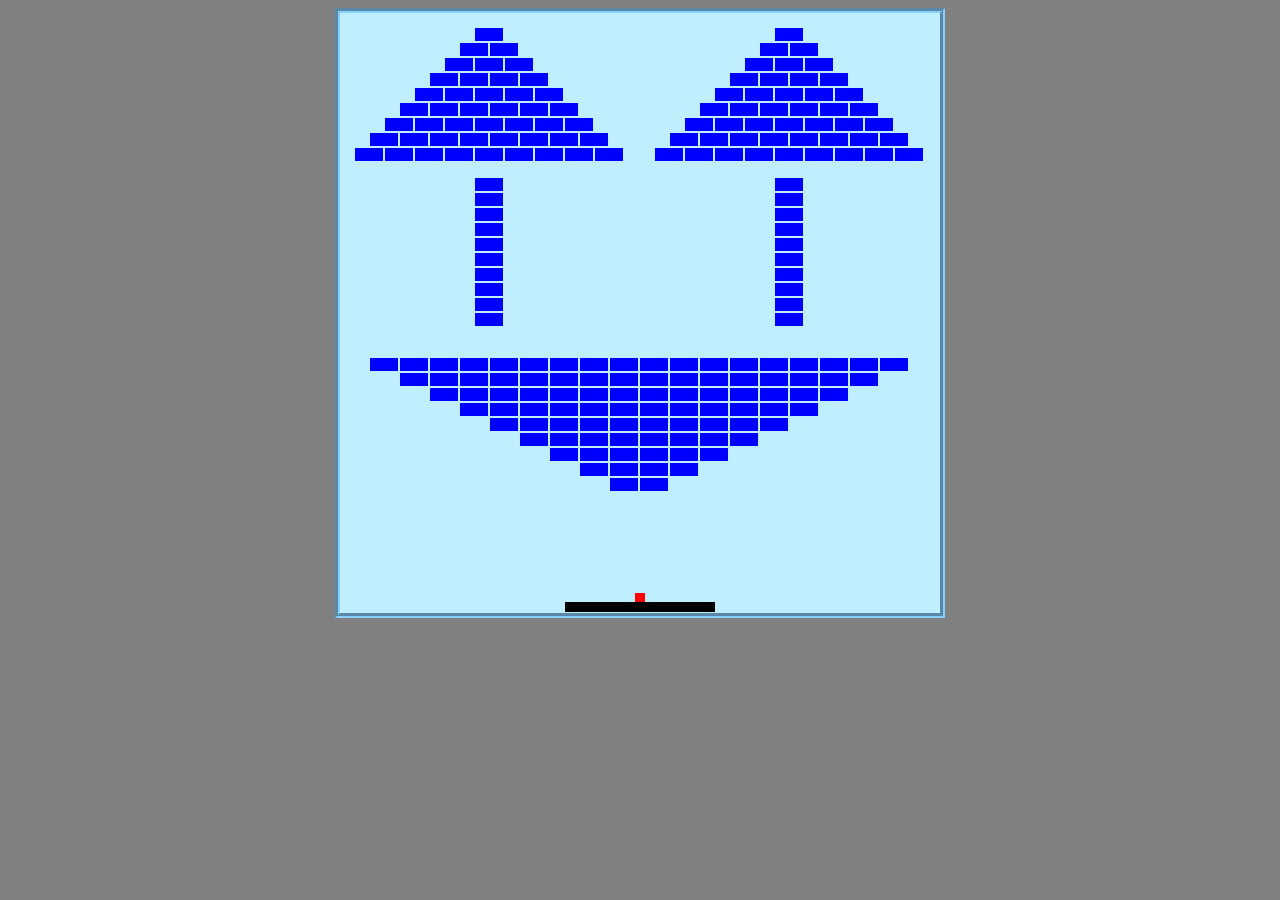
<file: WebContent/breakBricks.html>
<!DOCTYPE HTML PUBLIC "-//W3C//DTD HTML 4.01 Transitional//EN">  
<html>  
<head>  
<meta http-equiv="Content-Type" content="text/html; charset=gb2312" />  
<title></title>  
<style>  
#mainDiv div{  
    width:28px;height:13px;background-color:blue;position:absolute;  
}  
</style>  
<script>  
 
var $ = function (id) {//���㰴id��ȡ  
    return document.getElementById(id);  
};  
  
var zdivs = new Array();//���ڴ洢���е�ש��div  
  
window.onload=function(){  
    var x =150;var y = 15;  
    var m = $("mainDiv");  
      
    for(var i=1;i<=9;i++){  
          
        for(var j=0;j<i;j++){  
            var di = document.createElement("div");  
            di.style.top = y+(i-1)*15;  
            di.style.left= x-i*15+j*30;  
            m.appendChild(di);  
              
            var di1 = document.createElement("div");  
            di1.style.top = y+(i-1)*15;  
            di1.style.left= x+300-i*15+j*30;  
            m.appendChild(di1);  
              
            zdivs[zdivs.length]=di;  
            zdivs[zdivs.length]=di1;  
        }         
          
          
    }  
  
    for(var i=1;i<=10;i++){  
            var di = document.createElement("div");  
            di.style.top = y+150+(i-1)*15;  
            di.style.left= x-15;  
            m.appendChild(di);  
              
            var di1 = document.createElement("div");  
            di1.style.top = y+150+(i-1)*15;  
            di1.style.left= x-15+300;  
            m.appendChild(di1);  
              
            zdivs[zdivs.length]=di;  
            zdivs[zdivs.length]=di1;  
    }  
      
    for(var i=1;i<=9;i++){  
        for(var j=0;j<i*2;j++){  
            var di = document.createElement("div");  
            di.style.top = y+450-(i-1)*15;  
            di.style.left= x+150-i*30+j*30;  
            m.appendChild(di);  
              
            zdivs[zdivs.length]=di;  
        }  
    }  
      
}  
  
  
var qx = 295;//�����ʼ����left  
var qy = 580;//�����ʼ����top  
var jiao = 89;//��ʼ���нǶ�  
var zx = 1;//����leftλ�Ƶ�����  
var zy = -1;//����topλ�Ƶ�����  
var rp = null;//������Ϸ����  
  
var qx1=0;  
var qy1=0;  
  
  
function go(){  
        var qiu = $("qiuDiv");  
          
        qx = qx +zx*Math.cos((2*Math.PI/360)*jiao);  
        qy = qy +zy*Math.sin((2*Math.PI/360)*jiao);  
          
        if(qy>=580){  
            if(qx<bangleft||qx>bangleft+150){//�ж��Ƿ��ס  
                clearTimeout(rp);  
            }else{  
                zy=-1;  
                if((qx-bangleft)>(75)){  
                    jiao = 90-(qx-bangleft+10-75)/75*90;  
                    zx = 1;  
                }else{  
                    jiao = 90 - (75-(qx-bangleft+10))/75*90;  
                    zx=-1;  
                }  
                rp = setTimeout("go()",1);  
            }  
        }else{if(qy<=480)  
                for(var i=0,m = zdivs.length ;i<m;i++){  
                    var io = checkIsP(qx,qy,zdivs[i].offsetLeft,zdivs[i].offsetTop);  
                      
                    if(io!=0){  
                          
                        zdivs[i].style.display = "none";  
                        zdivs.splice(i,1);  
                        if(io==1){  
                            zx=1;  
                        }  
                        if(io==2){  
                            zx=-1;  
                        }  
                        if(io==3){  
                            zy=1;  
                        }  
                        if(io==4){  
                            zy=-1;  
                        }  
                        break;  
                    }                 
                }  
              
            if(qx>=600)zx=-1;  
            if(qx<=0)zx=1;  
            if(qy<=0)zy=1;  
            qiu.style.left = qx+"px";     
            qiu.style.top = qy+"px";  
            if(zdivs.length!=0)//���ש��δ����  
            rp = setTimeout("go()",1);  
            }  
}  
  
function checkIsP(qx,qy,zx,zy){  
    var f = {  
        x:qx,  
        y:qy,  
        x1:qx+10,  
        y1:qy+10  
    }  
    var z = {  
        x:zx,  
        y:zy,  
        x1:zx+30,  
        y1:zy+15  
    }  
    var sx;var sy;  
    sx = f.x>=z.x?f.x:z.x;  
    sy = f.y>=z.y?f.y:z.y;  
    if(sx >= f.x && sx <= f.x1 && sy >= f.y && sy <= f.y1 && sx >= z.x && sx <= z.x1 && sy >= z.y && sy <= z.y1){  
      
        return seSmall(Math.abs(f.x-z.x1),Math.abs(f.x1-z.x),Math.abs(f.y-z.y1),Math.abs(f.y1-z.y));  
          
    }else{  
        return 0;  
    }  
}  
  
function seSmall(a,b,c,d){  
      
    if(a<b&&a<c&&a<d){  
        return 1;  
    }  
    if(b<a&&b<c&&b<d){  
        return 2;  
    }  
    if(c<a&&c<b&&c<d){  
        return 3;  
    }  
    if(d<b&&d<c&&d<a){  
        return 4;  
    }  
}  
  
var bangleft = 225;  
var qiuleft = 295;  
var bs = 10;//�����ƶ�Ƶ��  
var kflag =  false;  
//���̴����¼�  
function keydownEvent(event){  
        if(event.keyCode==32){//����ǿո�  
            if(!kflag)  
            go()  
            kflag = true;  
        }  
          
          
        var qiu = $("qiuDiv");  
        var bang = $("bangDiv");  
        if(event.keyCode==37){//��������ͷ  
            for(var i = 0;i<bs;i++){  
                if(bangleft-1!=0){  
                    bangleft-=1;  
                    bang.style.left = bangleft+"px";  
                    if(!kflag){  
                        qiuleft-=1;  
                        qx-=1;  
                        qiu.style.left = qiuleft+"px";  
                    }  
                }  
            }  
        }  
        if(event.keyCode==39){//������Ҽ�ͷ  
            for(var i = 0;i<bs;i++){  
                if(bangleft+1!=450){  
                    bangleft+=1;  
                    bang.style.left = bangleft+"px";  
                    if(!kflag){  
                        qiuleft+=1;  
                        qx+=1;  
                        qiu.style.left = qiuleft+"px";  
                    }  
                }  
            }  
        }  
          
    }  
</script>  
</head>  
<body style="background-color:grey;" onkeydown="keydownEvent(event)">  
    <div align="center">  
        <div style="width:600px;height:600px;background-color:#BFEFFF;border:5px groove #87CEFA;position:relative;" id="mainDiv">  
            <div id="qiuDiv" style="width:10px;height:10px;top:580;left:295;background-color:red;"></div>  
            <div id="bangDiv" style="width:150px;height:10px;bottom:1;left:225;background-color:black;"></div>  
        </div>  
    </div>  
<body>  
</html>
</file>
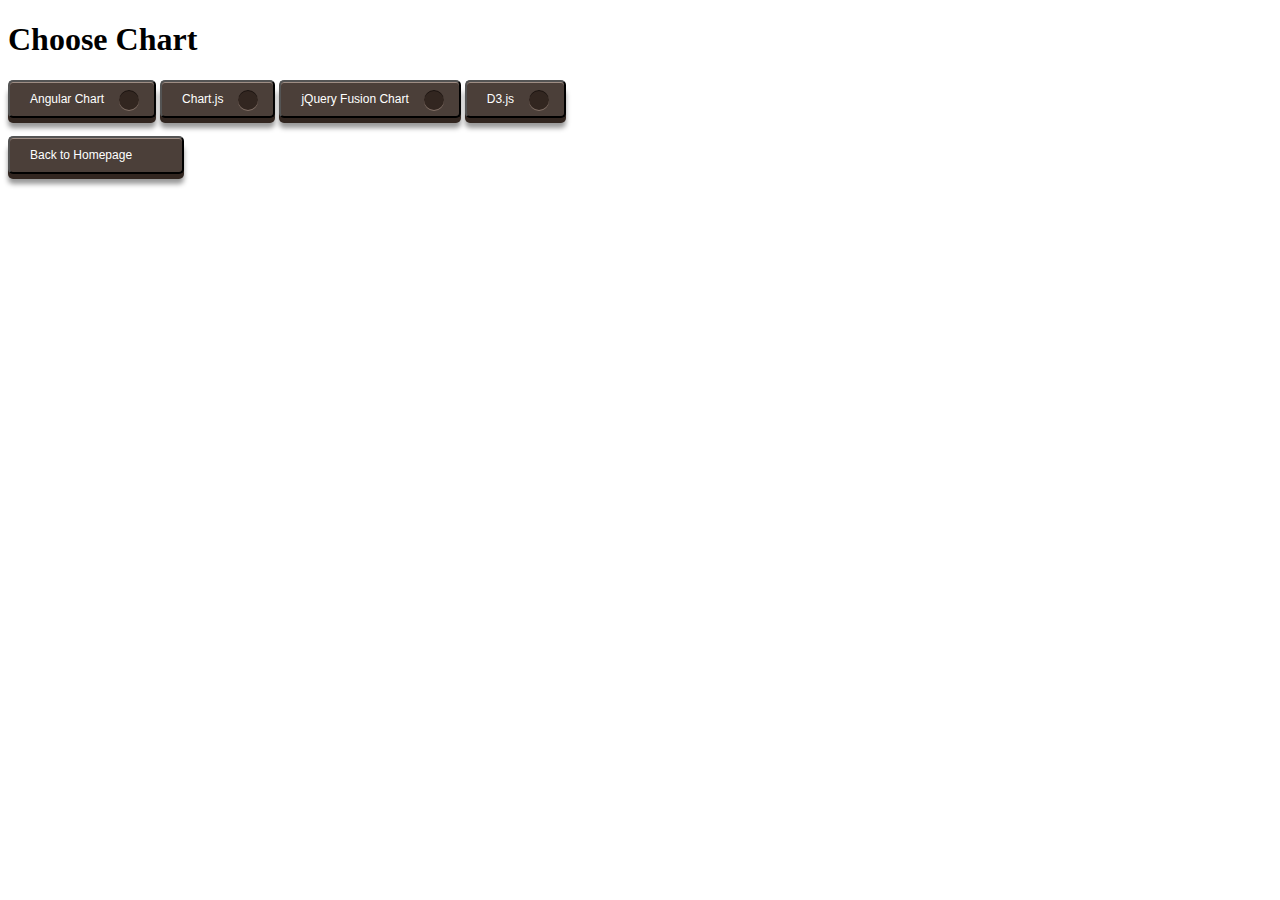
<file: WebContent/chart.html>
<!DOCTYPE html>
<html>
<head>
<meta charset="UTF-8">
<title>Insert title here</title>
<style>
.b1 {
	background-color:#4b3f39;
	font-family: 'Open Sans', sans-serif;
	font-size:12px;
	text-decoration:none;
	color:#fff;
	position:relative;
	padding:10px 20px;
	padding-right:50px;
	background-image: linear-gradient(bottom, rgb(62,51,46) 0%, rgb(101,86,78) 100%);
	border-radius: 5px;
	box-shadow: inset 0px 1px 0px #9e8d84, 0px 5px 0px 0px #322620, 0px 10px 5px #999;
}

.b1:active {
	top:3px;
	background-image: linear-gradient(bottom, rgb(62,51,46) 100%, rgb(101,86,78) 0%);
	box-shadow: inset 0px 1px 0px #9e8d84, 0px 2px 0px 0px #322620, 0px 5px 3px #999;
}

.b1::before {
	background-color:#322620;
	background-image:url(http://www.freeiconspng.com/uploads/red-arrow-png-22.png);
	background-repeat:no-repeat;
	background-position:center center;
	content:"";
	width:20px;
	height:20px;
	position:absolute;
	right:15px;
	top:50%;
	margin-top:-9px;
	border-radius: 50%;
	box-shadow: inset 0px 1px 0px #19120f, 0px 1px 0px #827066;
}

.b1:active::before {
	top:50%;
	margin-top:-12px;
	box-shadow: inset 0px 1px 0px #827066, 0px 3px 0px #19120f, 0px 6px 3px #382e29;
}

.b2 {
	background-color:#3bb3e0;
	font-family: 'Open Sans', sans-serif;
	font-size:12px;
	text-decoration:none;
	color:#fff;
	position:relative;
	padding:10px 20px;
	border-left:solid 1px #2ab7ec;
	margin-left:35px;
	background-image: linear-gradient(bottom, rgb(44,160,202) 0%, rgb(62,184,229) 100%);
	border-top-right-radius: 5px;
	border-bottom-right-radius: 5px;
	box-shadow: inset 0px 1px 0px #2ab7ec, 0px 5px 0px 0px #156785, 0px 10px 5px #999;
}

.b2:active {
	top:3px;
	background-image: linear-gradient(bottom, rgb(62,184,229) 0%, rgb(44,160,202) 100%);
	box-shadow: inset 0px 1px 0px #2ab7ec, 0px 2px 0px 0px #156785, 0px 5px 3px #999;
}
.b2::before {
	content:"·";
	width:35px;
	max-height:29px;
	height:100%;
	position:absolute;
	display:block;
	padding-top:8px;
	top:0px;
	left:-36px;
	font-size:16px;
	font-weight:bold;
	color:#8fd1ea;
	text-shadow:1px 1px 0px #07526e;
	border-right:solid 1px #07526e;
	background-image: linear-gradient(bottom, rgb(10,94,125) 0%, rgb(14,139,184) 100%);
	border-top-left-radius: 5px;
	border-bottom-left-radius: 5px;
	box-shadow:inset 0px 1px 0px #2ab7ec, 0px 5px 0px 0px #032b3a, 0px 10px 5px #999 ;
}

.b2:active::before {
	top:-3px;
	box-shadow:inset 0px 1px 0px #2ab7ec, 0px 5px 0px 0px #032b3a, 1px 1px 0px 0px #044a64, 2px 2px 0px 0px #044a64, 2px 5px 0px 0px #044a64, 6px 4px 2px #0b698b, 0px 10px 5px #999 ;
}
</style>
</head>
<body>
<h1>Choose Chart</h1>
 <button class="b1" onclick = "myFunc1()">Angular Chart</button>
 <button class="b1" onclick = "myFunc2()">Chart.js</button>
 <button class="b1" onclick = "myFunc4()">jQuery Fusion Chart</button> 
 <button class="b1" onclick = "myFunc3()">D3.js</button>
<br/><br/>
<input class="b1" type="button" value = "Back to Homepage" onclick="location.href='index.html'" />

<script>
function myFunc1(){
	window.location.href="AngularChart.html";
}

function myFunc2(){
	window.location.href="Chartjs.html";
}

function myFunc3(){
	window.location.href="d3chart.html";
}
function myFunc4(){
	window.location.href="jQueryFusionchart.html";
}
</script>
</body>
</html>
</file>
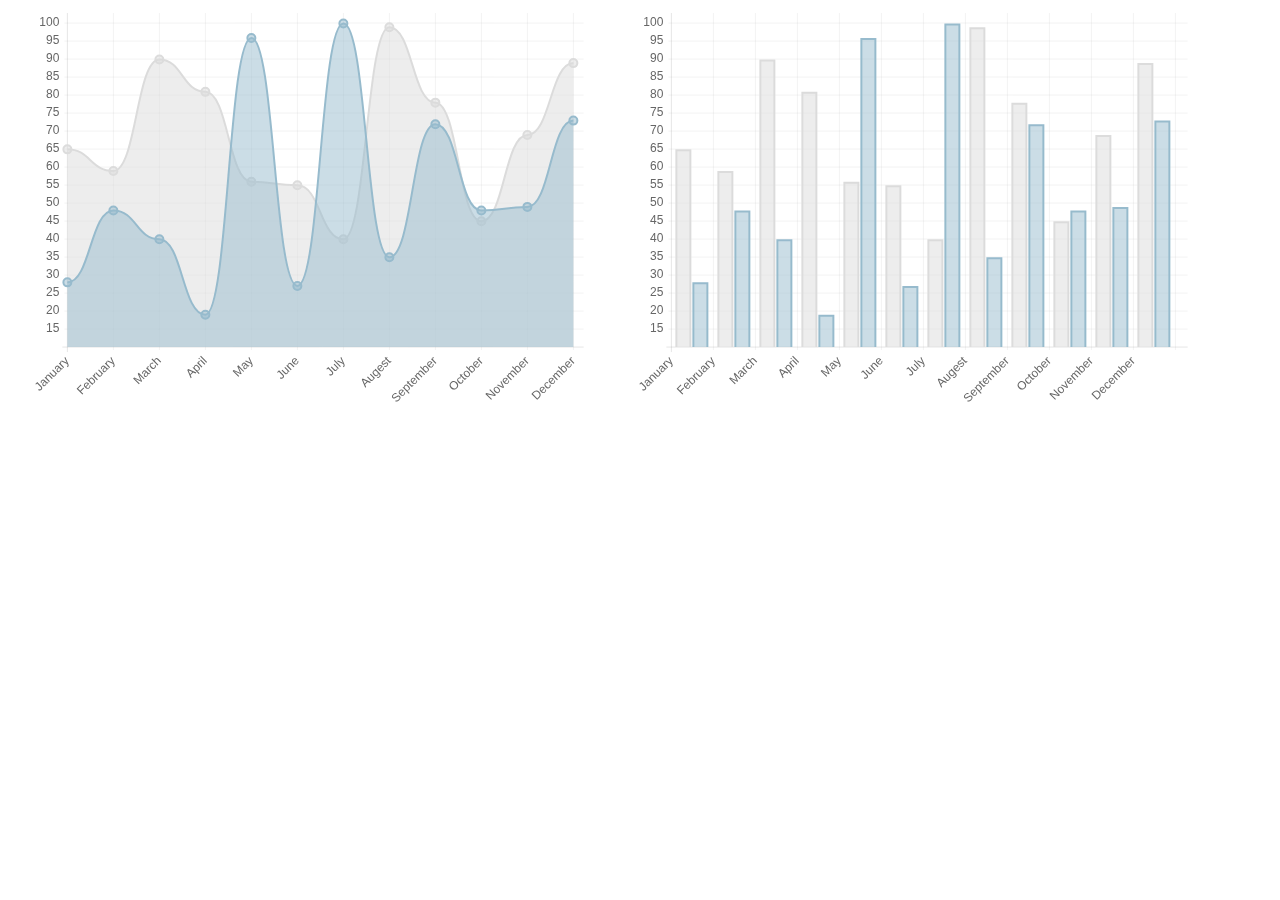
<file: WebContent/Chartjs.html>
<!DOCTYPE html>
<html ng-app="angles">

  <head>
    <title>Bar Chart</title>
<script src="lib/angular.min.js"></script>
<script src="lib/Chart.min.js"></script>
<script src="js/angles.js"></script>
<meta name="viewport" content="initial-scale = 1, user-scalable = no" />
    <style>
			canvas{
			}
		</style>
  </head>

  <body>
    <canvas id="canvas" height="400" width="600"></canvas>
    <canvas id="canvas1" height="400" width="600"></canvas>
    
    <script>	

		var barChartData = {
			labels : ["January","February","March","April","May","June","July","Augest","September","October","November","December"],
			datasets : [
				{
					fillColor : "rgba(220,220,220,0.5)",
					strokeColor : "rgba(220,220,220,1)",
					data : [65,59,90,81,56,55,40,99,78,45,69,89]
				},
				{
					fillColor : "rgba(151,187,205,0.5)",
					strokeColor : "rgba(151,187,205,1)",
					data : [28,48,40,19,96,27,100,35,72,48,49,73]
				}
			]
			
		}

	var myLine = new Chart(document.getElementById("canvas").getContext("2d")).Line(barChartData);
	
	var myLine = new Chart(document.getElementById("canvas1").getContext("2d")).Bar(barChartData);

	
	</script>
  </body>

</html>
</file>
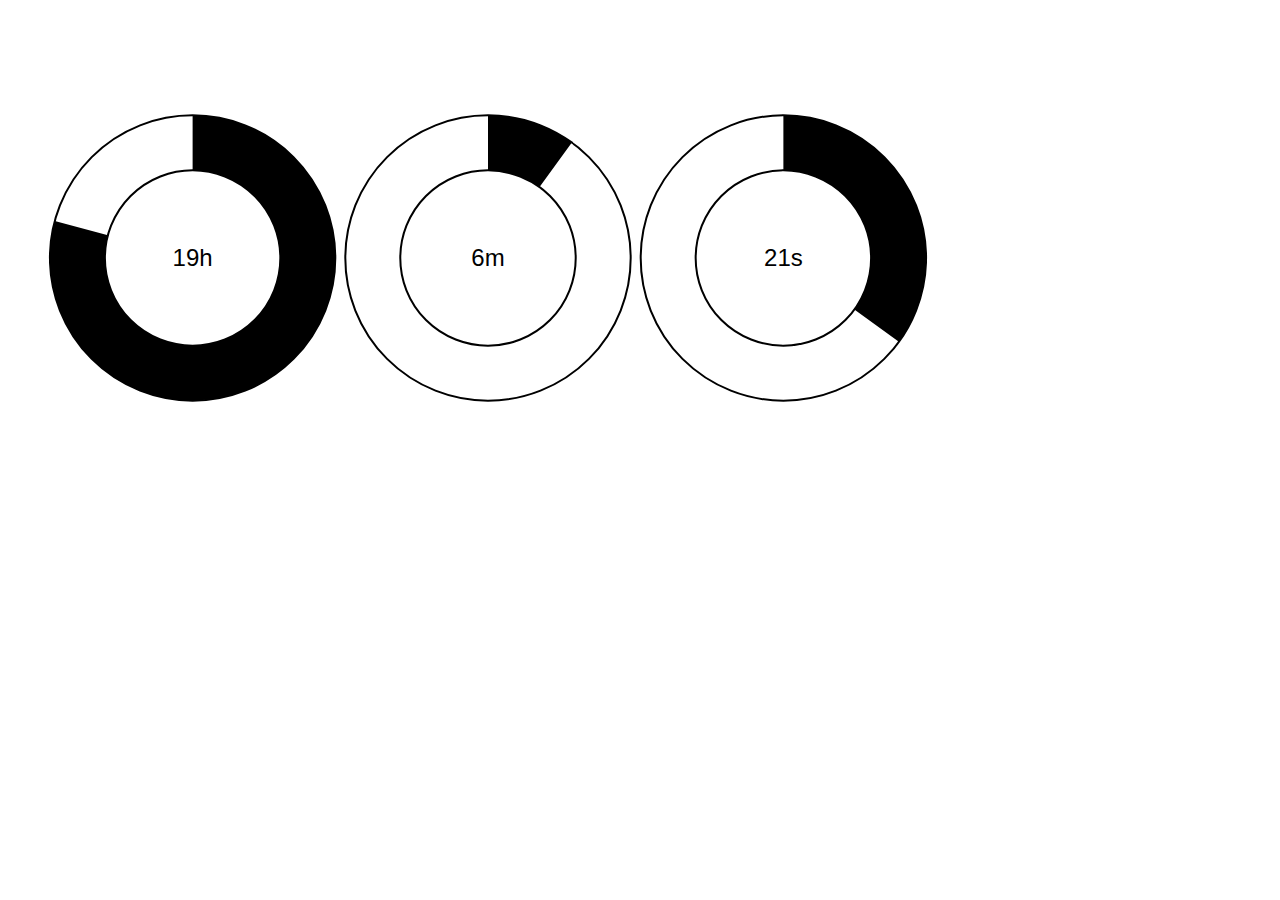
<file: WebContent/d3chart.html>
<!DOCTYPE html>
<html>
<head>
<meta charset="UTF-8">
<title>d3 example</title>
<script src = "lib/d3.v3.min.js"></script>
</head>

<style>

.path--background {
  fill: none;
  stroke: #000;
  stroke-width: 2px;
}

.label {
  font: 24px sans-serif;
  text-anchor: middle;
}

</style>
<body>
<script>
var width = 960,
    height = 500;

var fields = [
  {value: 24, size: 24, label: "h", update: function(date) { return date.getHours(); }},
  {value: 60, size: 60, label: "m", update: function(date) { return date.getMinutes(); }},
  {value: 60, size: 60, label: "s", update: function(date) { return date.getSeconds(); }}
];

var arc = d3.svg.arc()
    .innerRadius(width / 6.5 - 60)
    .outerRadius(width / 6.5 - 5)
    .startAngle(0)
    .endAngle(function(d) { return (d.value / d.size) * 2 * Math.PI; });

var svg = d3.select("body").append("svg")
    .attr("width", width)
    .attr("height", height);

var field = svg.selectAll(".field")
    .data(fields)
  .enter().append("g")
    .attr("transform", function(d, i) { return "translate(" + (i * 2 + 1.25) / 6.5 * width + "," + height / 2 + ")"; })
    .attr("class", "field");

field.append("path")
    .attr("class", "path path--background")
    .attr("d", arc);

var path = field.append("path")
    .attr("class", "path path--foreground");

var label = field.append("text")
    .attr("class", "label")
    .attr("dy", ".35em");

(function update() {
  var now = new Date();

  field
      .each(function(d) { d.previous = d.value, d.value = d.update(now); });

  path.transition()
      .ease("elastic")
      .duration(750)
      .attrTween("d", arcTween);

  label
      .text(function(d) { return d.value + d.label; });

  setTimeout(update, 1000 - (now % 1000));
})();

function arcTween(b) {
  var i = d3.interpolate({value: b.previous}, b);
  return function(t) {
    return arc(i(t));
  };
}

</script>
</body>
</html>
</file>
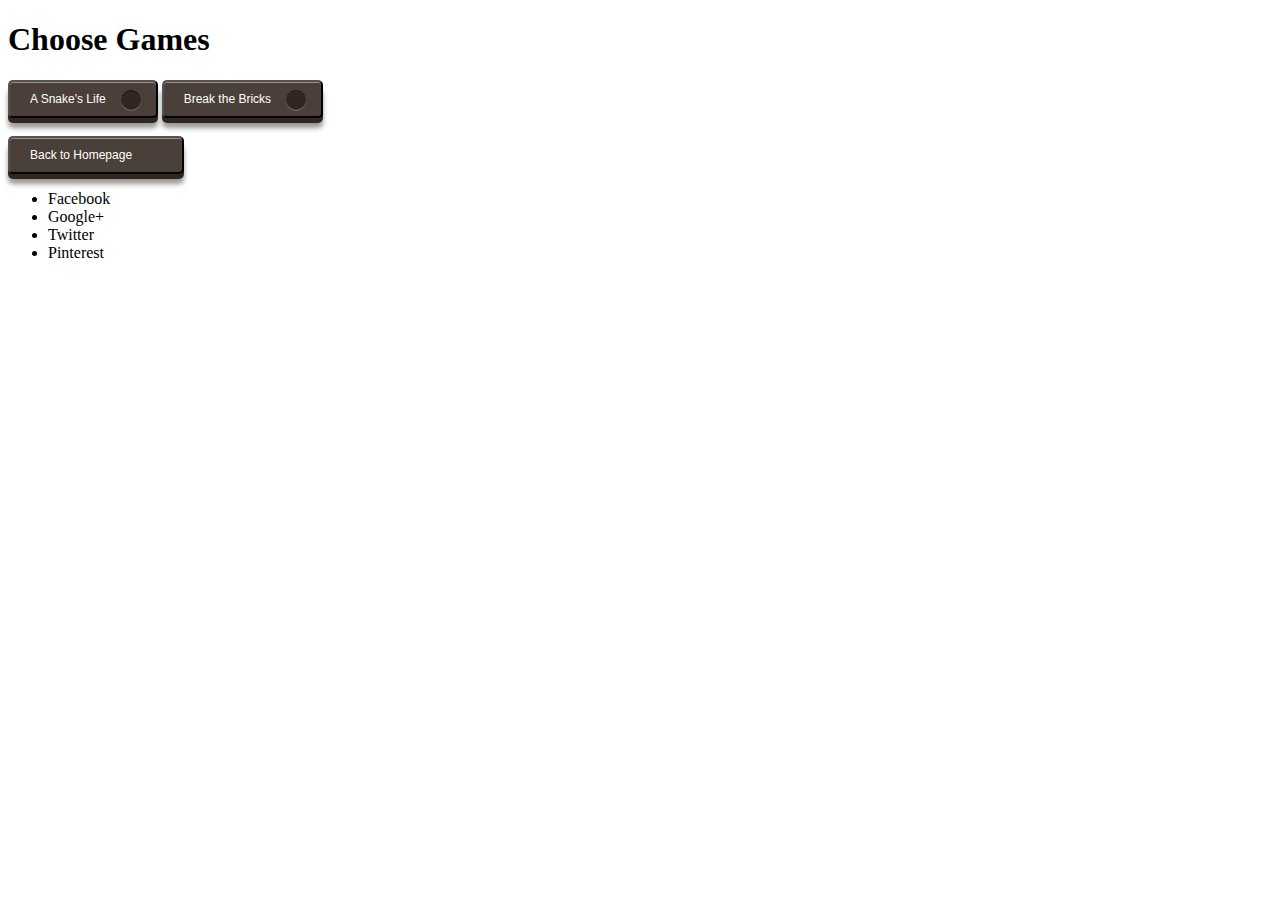
<file: WebContent/game.html>
<!DOCTYPE html>
<html>
<head>
<meta charset="UTF-8">
<title>Insert title here</title>
<style>
.b1 {
	background-color:#4b3f39;
	font-family: 'Open Sans', sans-serif;
	font-size:12px;
	text-decoration:none;
	color:#fff;
	position:relative;
	padding:10px 20px;
	padding-right:50px;
	background-image: linear-gradient(bottom, rgb(62,51,46) 0%, rgb(101,86,78) 100%);
	border-radius: 5px;
	box-shadow: inset 0px 1px 0px #9e8d84, 0px 5px 0px 0px #322620, 0px 10px 5px #999;
}

.b1:active {
	top:3px;
	background-image: linear-gradient(bottom, rgb(62,51,46) 100%, rgb(101,86,78) 0%);
	box-shadow: inset 0px 1px 0px #9e8d84, 0px 2px 0px 0px #322620, 0px 5px 3px #999;
}

.b1::before {
	background-color:#322620;
	background-image:url(http://www.freeiconspng.com/uploads/red-arrow-png-22.png);
	background-repeat:no-repeat;
	background-position:center center;
	content:"";
	width:20px;
	height:20px;
	position:absolute;
	right:15px;
	top:50%;
	margin-top:-9px;
	border-radius: 50%;
	box-shadow: inset 0px 1px 0px #19120f, 0px 1px 0px #827066;
}

.b1:active::before {
	top:50%;
	margin-top:-12px;
	box-shadow: inset 0px 1px 0px #827066, 0px 3px 0px #19120f, 0px 6px 3px #382e29;
}

.b2 {
	background-color:#3bb3e0;
	font-family: 'Open Sans', sans-serif;
	font-size:12px;
	text-decoration:none;
	color:#fff;
	position:relative;
	padding:10px 20px;
	border-left:solid 1px #2ab7ec;
	margin-left:35px;
	background-image: linear-gradient(bottom, rgb(44,160,202) 0%, rgb(62,184,229) 100%);
	border-top-right-radius: 5px;
	border-bottom-right-radius: 5px;
	box-shadow: inset 0px 1px 0px #2ab7ec, 0px 5px 0px 0px #156785, 0px 10px 5px #999;
}

.b2:active {
	top:3px;
	background-image: linear-gradient(bottom, rgb(62,184,229) 0%, rgb(44,160,202) 100%);
	box-shadow: inset 0px 1px 0px #2ab7ec, 0px 2px 0px 0px #156785, 0px 5px 3px #999;
}
.b2::before {
	content:"·";
	width:35px;
	max-height:29px;
	height:100%;
	position:absolute;
	display:block;
	padding-top:8px;
	top:0px;
	left:-36px;
	font-size:16px;
	font-weight:bold;
	color:#8fd1ea;
	text-shadow:1px 1px 0px #07526e;
	border-right:solid 1px #07526e;
	background-image: linear-gradient(bottom, rgb(10,94,125) 0%, rgb(14,139,184) 100%);
	border-top-left-radius: 5px;
	border-bottom-left-radius: 5px;
	box-shadow:inset 0px 1px 0px #2ab7ec, 0px 5px 0px 0px #032b3a, 0px 10px 5px #999 ;
}

.b2:active::before {
	top:-3px;
	box-shadow:inset 0px 1px 0px #2ab7ec, 0px 5px 0px 0px #032b3a, 1px 1px 0px 0px #044a64, 2px 2px 0px 0px #044a64, 2px 5px 0px 0px #044a64, 6px 4px 2px #0b698b, 0px 10px 5px #999 ;
}
</style>
</head>
<body>
<h1>Choose Games</h1>
<!-- <input class="b2" type="button" value = "A Snake's Life" onclick="location.href='snake.html'" />
 -->
 <button class="b1" onclick = "myFunc1()">A Snake's Life</button>
 <button class="b1" onclick = "myFunc2()">Break the Bricks</button>
<br/><br/>
<input class="b1" type="button" value = "Back to Homepage" onclick="location.href='index.html'" />

<div ng-app="myapp" ng-controller = "socialCntrl">
	 <ul ng-social-buttons
             data-url="'http://www.tutorialspoint.com/'"
             data-title="current_title"
             data-description="'{{ current_description }}'"
             data-image="'http://s3.mistinfo.com/32/d8/32d8eab76f4c242f665bda66b5edc6c5.jpg'">
            <li class="ng-social-facebook">Facebook</li>
            <li class="ng-social-google-plus">Google+</li>
            <li class="ng-social-twitter">Twitter</li>
            <li class="ng-social-pinterest">Pinterest</li> 
    </ul>

</div>

<script>
function myFunc1(){
	window.location.href="snake.html";
}

function myFunc2(){
	window.location.href="breakBricks.html";
}

</script>
</body>
</html>
</file>
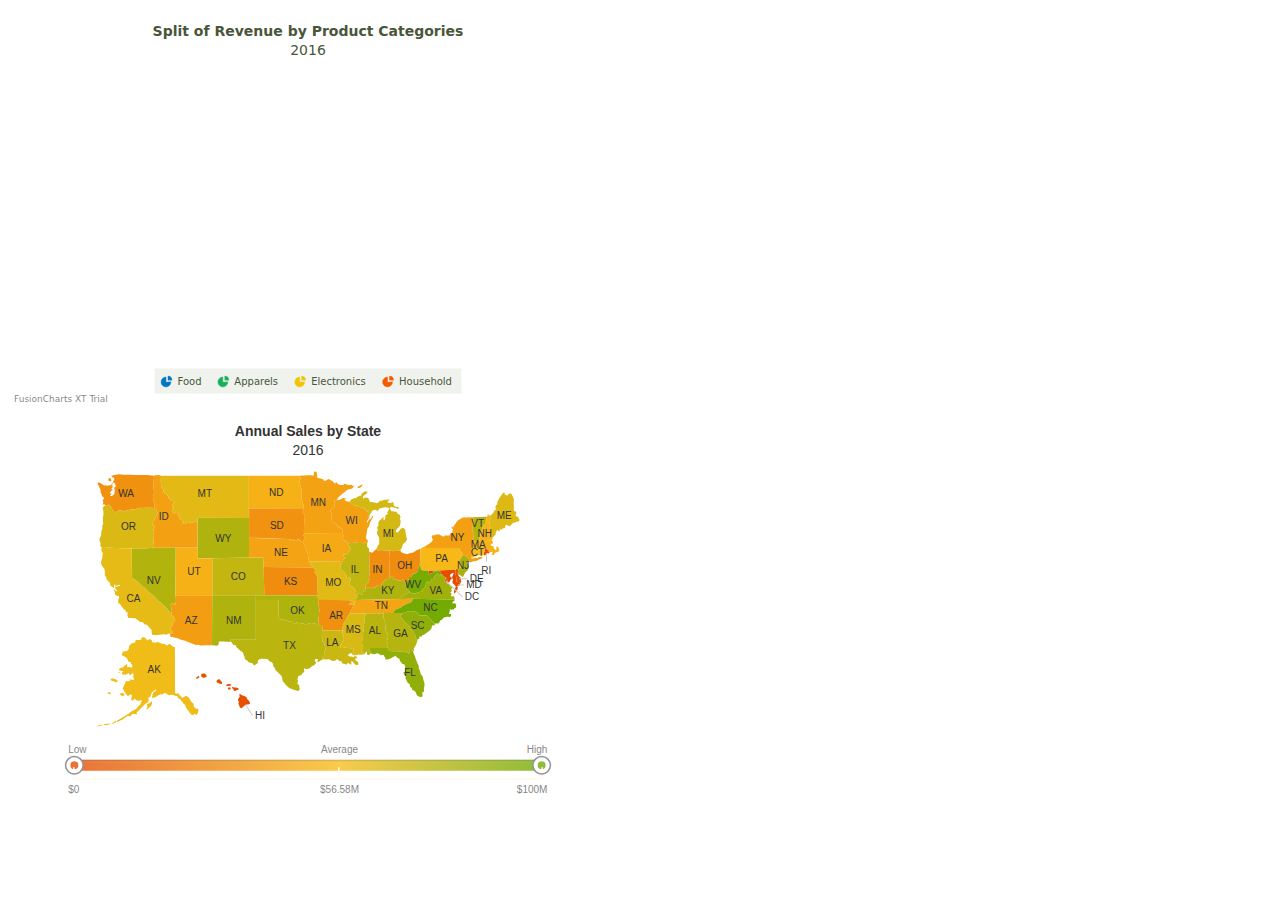
<file: WebContent/jQueryFusionchart.html>
<!DOCTYPE html>
<html>

  <head>
    <script type="text/javascript" src="lib/fusioncharts.js"></script>
    <script type="text/javascript" src="lib/fusioncharts.charts.js"></script>
	 <script type="text/javascript" src="lib/fusioncharts.maps.js"></script>
    <script type="text/javascript" src="lib/fusioncharts.usa.js"></script>
	 <script type="text/javascript" src="lib/fusioncharts.theme.fint.js"></script>
	
	<script>
	FusionCharts.ready(function () {
	    var revenueChart = new FusionCharts({
	        type: 'doughnut3d',
	        renderAt: 'chart-container',
	        width: '600',
	        height: '400',
	        dataFormat: 'json',
	        dataSource: {
	            "chart": {
	                "caption": "Split of Revenue by Product Categories",
	                "subCaption": "2016",
	                "numberPrefix": "$",
	                "paletteColors": "#0075c2,#1aaf5d,#f2c500,#f45b00,#8e0000",
	                "bgColor": "#ffffff",
	                "showBorder": "0",
	                "use3DLighting": "0",
	                "showShadow": "0",
	                "enableSmartLabels": "0",
	                "startingAngle": "310",
	                "showLabels": "0",
	                "showPercentValues": "1",
	                "showLegend": "1",
	                "legendShadow": "0",
	                "legendBorderAlpha": "0",                                
	                "decimals": "0",
	                "captionFontSize": "14",
	                "subcaptionFontSize": "14",
	                "subcaptionFontBold": "0",
	                "toolTipColor": "#ffffff",
	                "toolTipBorderThickness": "0",
	                "toolTipBgColor": "#000000",
	                "toolTipBgAlpha": "80",
	                "toolTipBorderRadius": "2",
	                "toolTipPadding": "5",
	            },
	            "data": [
	                {
	                    "label": "Food",
	                    "value": "28504"
	                }, 
	                {
	                    "label": "Apparels",
	                    "value": "14633"
	                }, 
	                {
	                    "label": "Electronics",
	                    "value": "10507"
	                }, 
	                {
	                    "label": "Household",
	                    "value": "4910"
	                }
	            ]
	        }
	    }).render();
	});

	FusionCharts.ready(function() {
	    var salesByState = new FusionCharts({
	        type: 'usa',
	        renderAt: 'chart-container1',
	        width: '600',
	        height: '400',
	        dataFormat: 'json',
	        dataSource: {
	            "chart": {
	                "caption": "Annual Sales by State",
	                "subcaption": "2016",
	                "bgColor": "#ffffff",
	                "showBorder": "0",
	                "entityFillHoverColor": "#cccccc",
	                "numberScaleValue": "1,1000,1000",
	                "numberScaleUnit": "K,M,B",
	                "numberPrefix": "$",
	                "showLabels": "1",
	                "theme": "fint"
	            },
	            "colorrange": {
	                "minvalue": "0",
	                "startlabel": "Low",
	                "endlabel": "High",
	                "code": "#e44a00",
	                "gradient": "1",
	                "color": [
	                    {
	                        "maxvalue": "56580",
	                        "displayvalue": "Average",
	                        "code": "#f8bd19"
	                    },
	                    {
	                        "maxvalue": "100000",
	                        "code": "#6baa01"
	                    }
	                ]
	            },
	            "data": [
	                {
	                    "id": "HI",
	                    "value": "3189"
	                },
	                {
	                    "id": "DC",
	                    "value": "2879"
	                },
	                {
	                    "id": "MD",
	                    "value": "920"
	                },
	                {
	                    "id": "DE",
	                    "value": "4607"
	                },
	                {
	                    "id": "RI",
	                    "value": "4890"
	                },
	                {
	                    "id": "WA",
	                    "value": "34927"
	                },
	                {
	                    "id": "OR",
	                    "value": "65798"
	                },
	                {
	                    "id": "CA",
	                    "value": "61861"
	                },
	                {
	                    "id": "AK",
	                    "value": "58911"
	                },
	                {
	                    "id": "ID",
	                    "value": "42662"
	                },
	                {
	                    "id": "NV",
	                    "value": "78041"
	                },
	                {
	                    "id": "AZ",
	                    "value": "41558"
	                },
	                {
	                    "id": "MT",
	                    "value": "62942"
	                },
	                {
	                    "id": "WY",
	                    "value": "78834"
	                },
	                {
	                    "id": "UT",
	                    "value": "50512"
	                },
	                {
	                    "id": "CO",
	                    "value": "73026"
	                },
	                {
	                    "id": "NM",
	                    "value": "78865"
	                },
	                {
	                    "id": "ND",
	                    "value": "50554"
	                },
	                {
	                    "id": "SD",
	                    "value": "35922"
	                },
	                {
	                    "id": "NE",
	                    "value": "43736"
	                },
	                {
	                    "id": "KS",
	                    "value": "32681"
	                },
	                {
	                    "id": "OK",
	                    "value": "79038"
	                },
	                {
	                    "id": "TX",
	                    "value": "75425"
	                },
	                {
	                    "id": "MN",
	                    "value": "43485"
	                },
	                {
	                    "id": "IA",
	                    "value": "46515"
	                },
	                {
	                    "id": "MO",
	                    "value": "63715"
	                },
	                {
	                    "id": "AR",
	                    "value": "34497"
	                },
	                {
	                    "id": "LA",
	                    "value": "70706"
	                },
	                {
	                    "id": "WI",
	                    "value": "42382"
	                },
	                {
	                    "id": "IL",
	                    "value": "73202"
	                },
	                {
	                    "id": "KY",
	                    "value": "79118"
	                },
	                {
	                    "id": "TN",
	                    "value": "44657"
	                },
	                {
	                    "id": "MS",
	                    "value": "66205"
	                },
	                {
	                    "id": "AL",
	                    "value": "75873"
	                },
	                {
	                    "id": "GA",
	                    "value": "76895"
	                },
	                {
	                    "id": "MI",
	                    "value": "67695"
	                },
	                {
	                    "id": "IN",
	                    "value": "33592"
	                },
	                {
	                    "id": "OH",
	                    "value": "32960"
	                },
	                {
	                    "id": "PA",
	                    "value": "54346"
	                },
	                {
	                    "id": "NY",
	                    "value": "42828"
	                },
	                {
	                    "id": "VT",
	                    "value": "77411"
	                },
	                {
	                    "id": "NH",
	                    "value": "51403"
	                },
	                {
	                    "id": "ME",
	                    "value": "64636"
	                },
	                {
	                    "id": "MA",
	                    "value": "51767"
	                },
	                {
	                    "id": "CT",
	                    "value": "57353"
	                },
	                {
	                    "id": "NJ",
	                    "value": "80788"
	                },
	                {
	                    "id": "WV",
	                    "value": "95890"
	                },
	                {
	                    "id": "VA",
	                    "value": "83140"
	                },
	                {
	                    "id": "NC",
	                    "value": "97344"
	                },
	                {
	                    "id": "SC",
	                    "value": "88234"
	                },
	                {
	                    "id": "FL",
	                    "value": "88234"
	                }
	            ]
	        }
	    }).render();

	});
	</script>
  </head>

  <body>
    <div id="chart-container">FusionCharts will render here</div>
    <div id="chart-container1">FusionCharts maps will render here</div>

  </body>

</html>
</file>
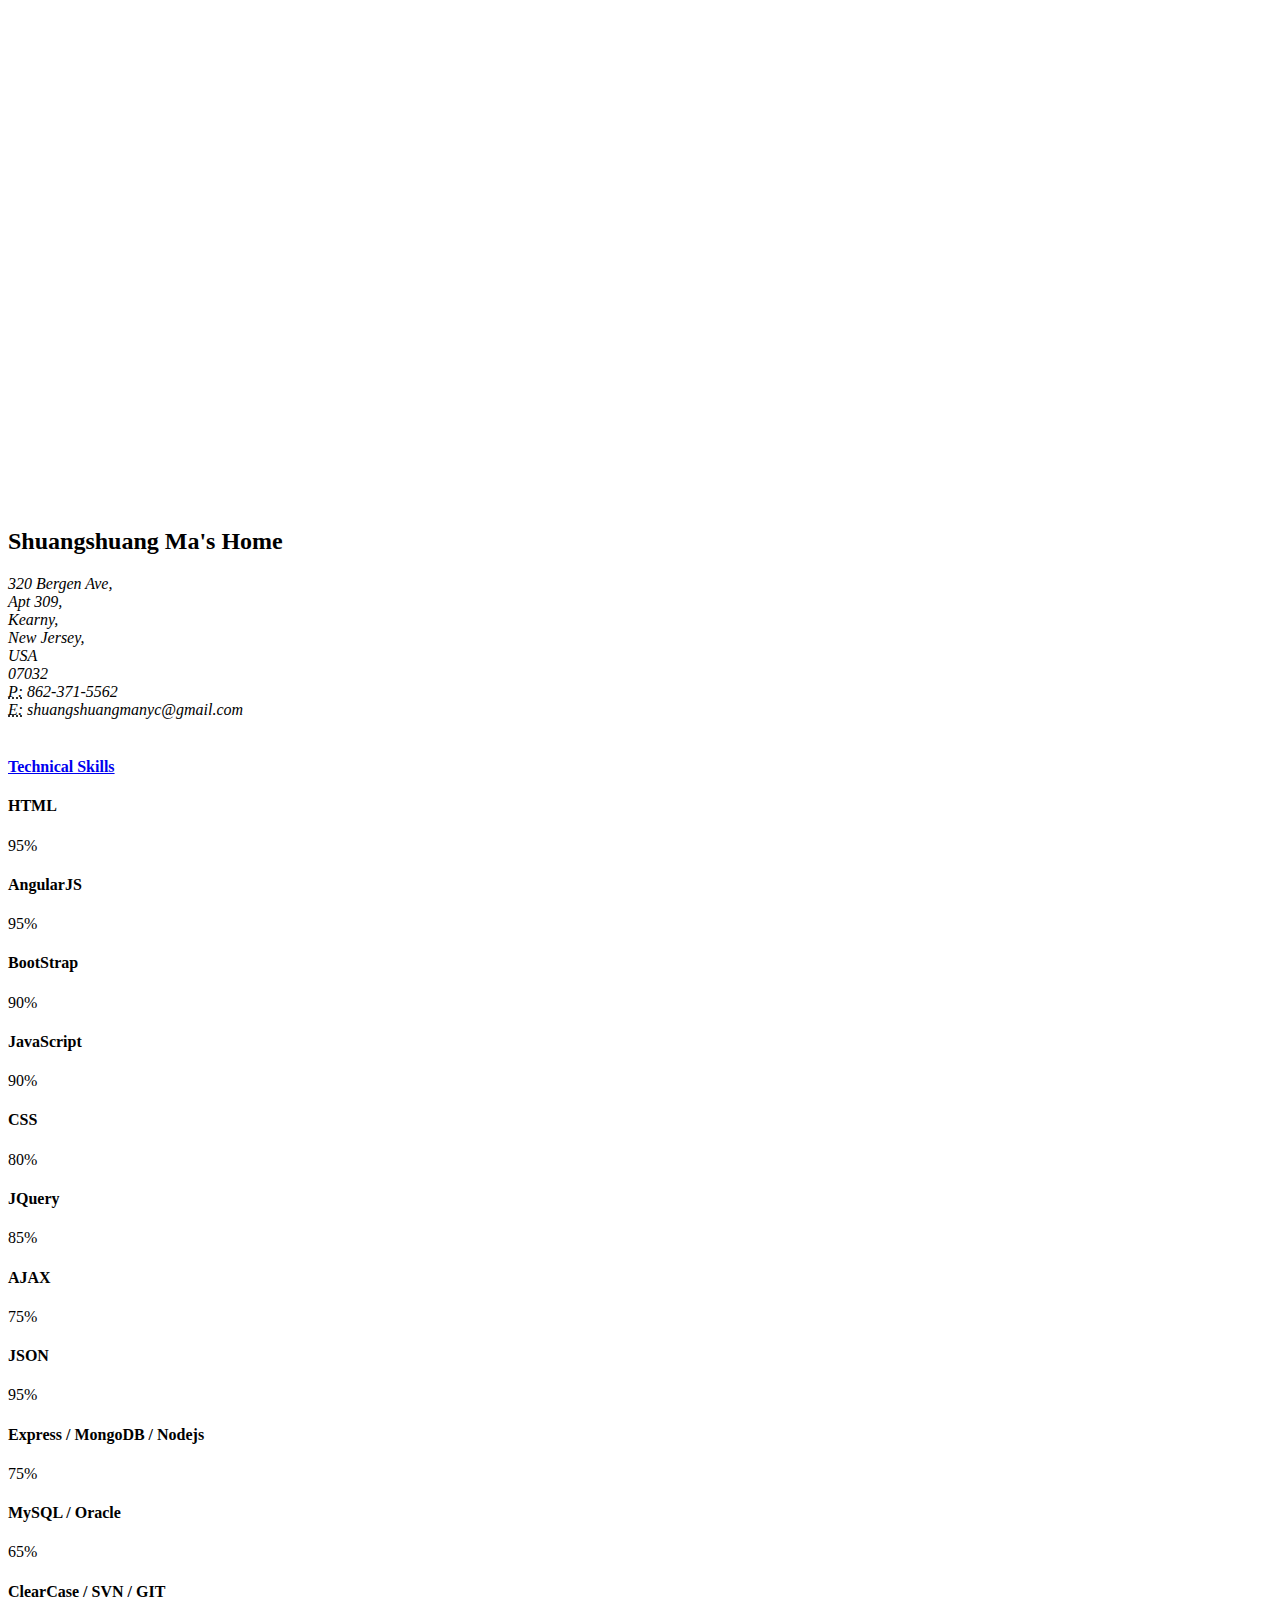
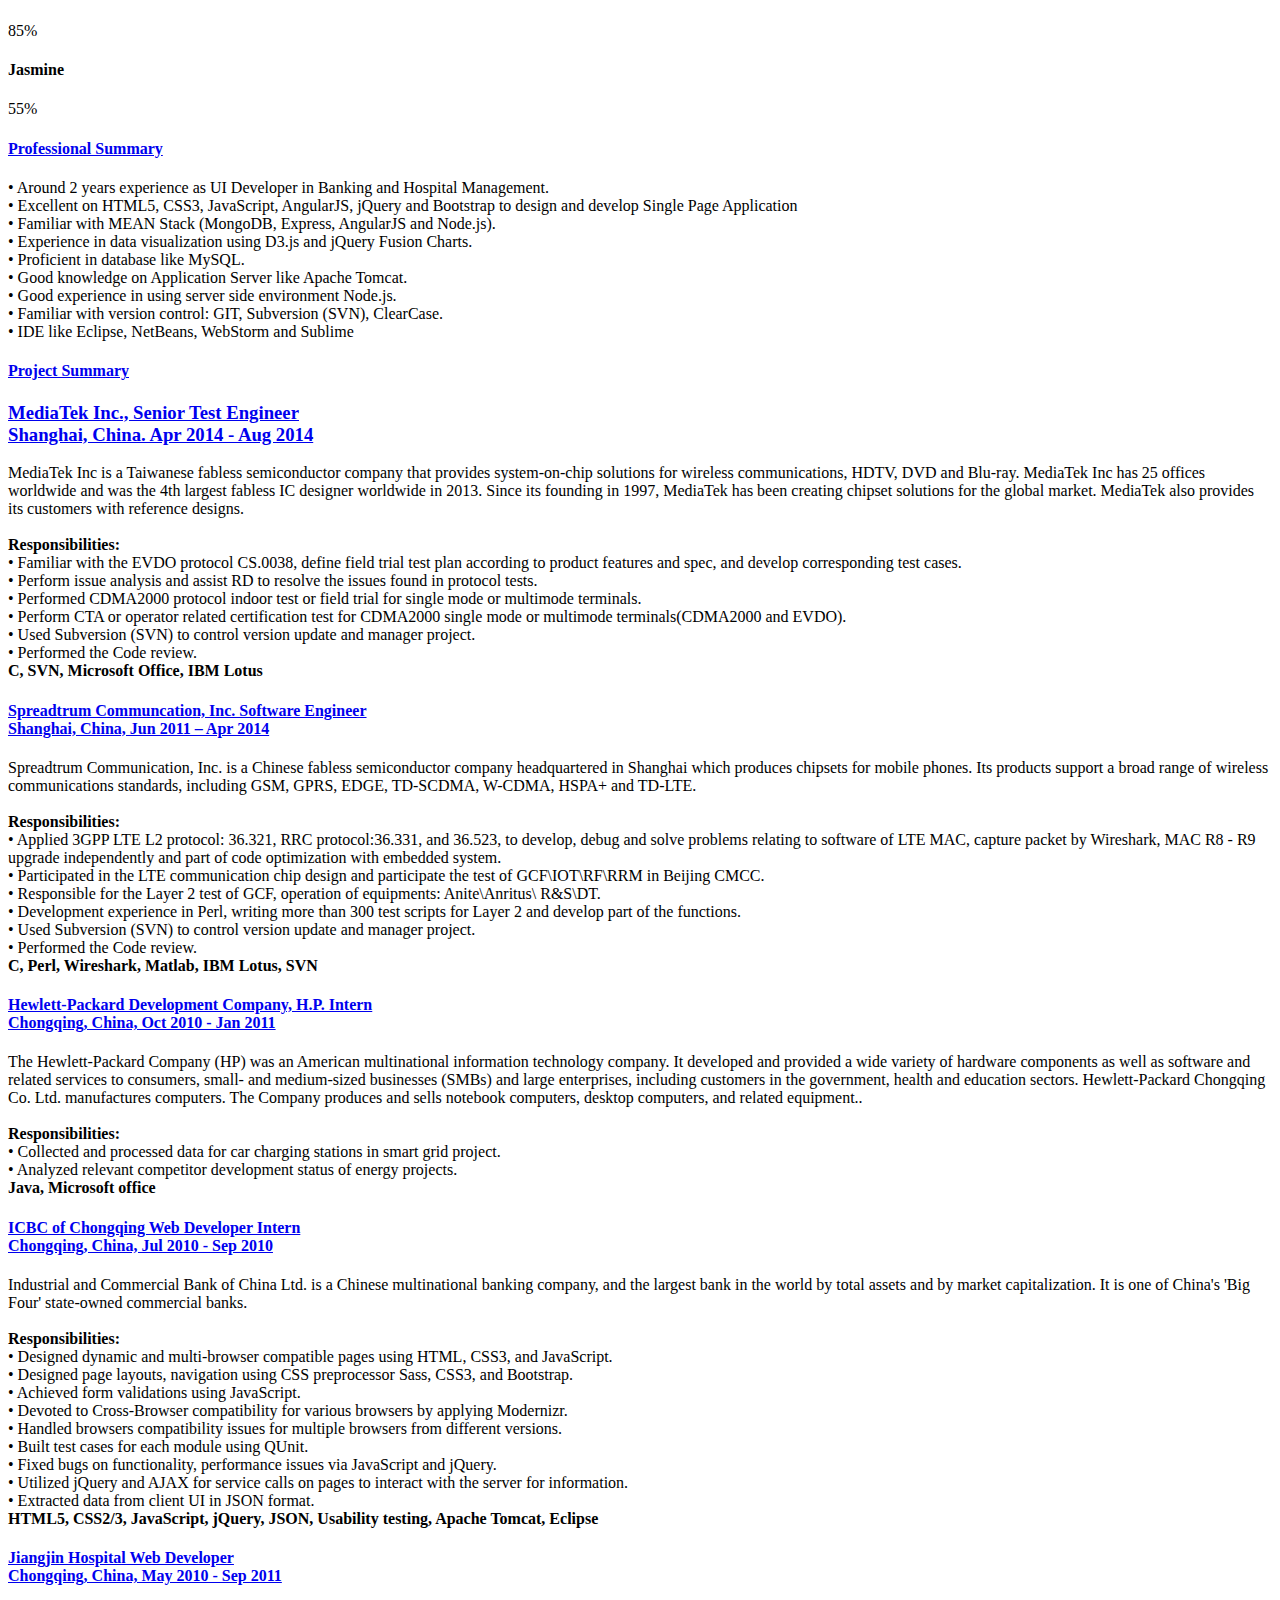
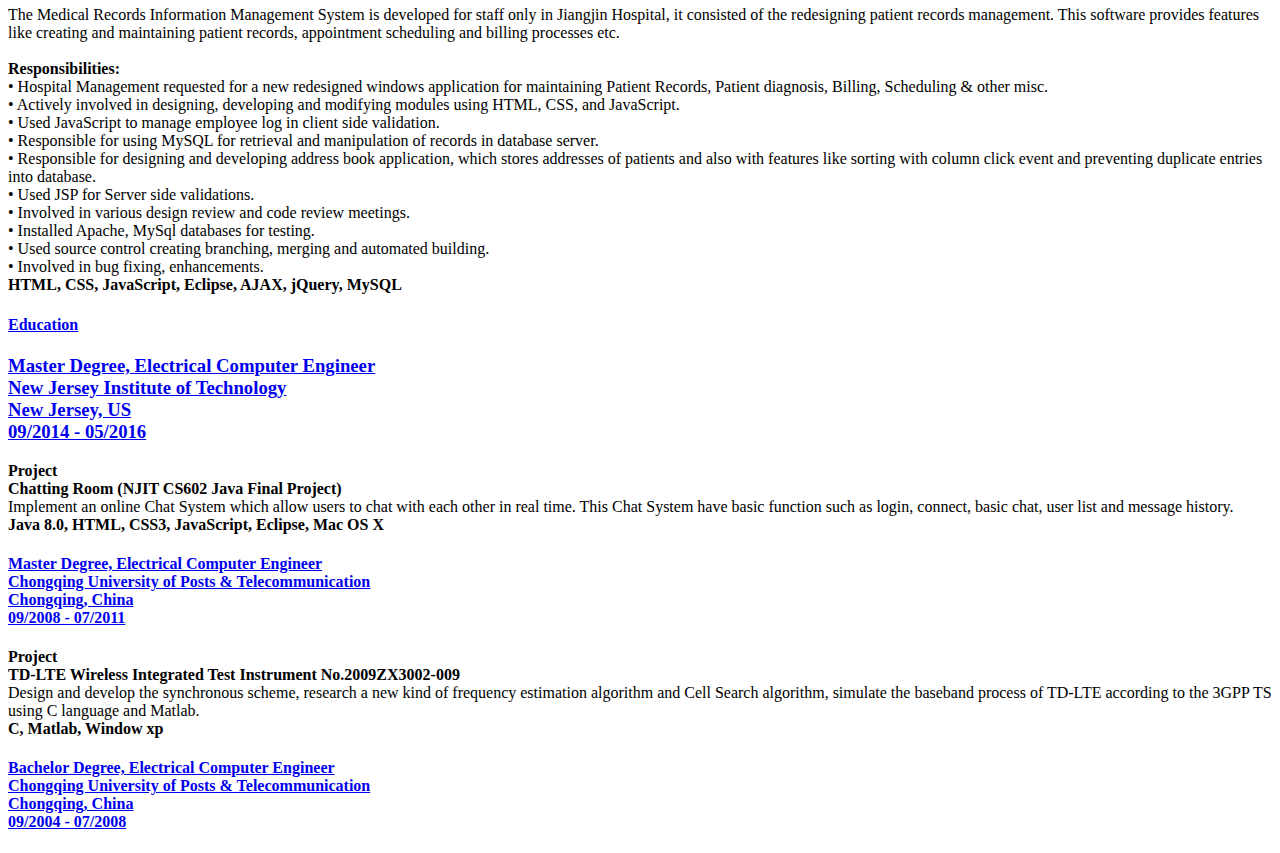
<file: WebContent/profile.html>
<body>

	<div class="container">
		<div id="gmap_canvas" style="height: 500px; width: 600px;"></div>
	</div>
	<script type="text/javascript"
		src="http://maps.google.com/maps/api/js?key=AIzaSyAi56kC6I4T7Aj4xwF3I7aasc5qOCGkc2I&libraries=places&callback=init_map"
		async defer>
		
	</script>
	<script type="text/javascript">
		function init_map() {
			var myOptions = {
				center : new google.maps.LatLng(40.755900, -74.142474),
				zoom : 14,
				mapTypeId : google.maps.MapTypeId.ROADMAP
			};
			var map = new google.maps.Map(document
					.getElementById("gmap_canvas"), myOptions);
			marker = new google.maps.Marker({
				map : map,
				position : new google.maps.LatLng(40.755900, -74.142474)
			});
			infowindow = new google.maps.InfoWindow(
					{
						content : "<b>Home</b><br/>320 Bergen Ave, Apt 309, <br/>Kearny, NJ, 07032 "
					});
			google.maps.event.addListener(marker, "click", function() {
				infowindow.open(map, marker);
			});
			infowindow.open(map, marker);
		}
		window.onload = init_map;
		//google.maps.event.addDomListener(window, 'load', init_map);
	</script>
	<div class="container">
		<h2>Shuangshuang Ma's Home</h2>
		<address>
			320 Bergen Ave,<br /> Apt 309,<br /> Kearny,<br /> New Jersey,<br />
			USA<br /> 07032<br /> <abbr title="Phone">P:</abbr> 862-371-5562<br />
			<abbr title="email">E:</abbr> shuangshuangmanyc@gmail.com
		</address>
	</div>
	<br />
	<div>
		<div class="container">
			<div class="panel-group" id="accordion">
				<div class="panel panel-default">
					<div class="panel-heading">
						<h4 class="panel-title">
							<a data-toggle="collapse" data-parent="#accordion"
								href="profile/#collapse1">Technical Skills</a>
						</h4>
					</div>
					<div id="collapse1" class="panel-collapse collapse ">
						<div class="panel-body">
							<h4>HTML</h4>
							<div class="progress">
								<div class="progress-bar progress-bar-striped active"
									role="progressbar" aria-valuenow="80" aria-valuemin="0"
									aria-valuemax="100" style="width: 95%">95%</div>
							</div>

							<h4>AngularJS</h4>
							<div class="progress">
								<div class="progress-bar progress-bar-striped active"
									role="progressbar" aria-valuenow="40" aria-valuemin="0"
									aria-valuemax="100" style="width: 95%">95%</div>
							</div>

							<h4>BootStrap</h4>
							<div class="progress">
								<div class="progress-bar progress-bar-striped active"
									role="progressbar" aria-valuenow="40" aria-valuemin="0"
									aria-valuemax="100" style="width: 90%">90%</div>
							</div>

							<h4>JavaScript</h4>
							<div class="progress">
								<div class="progress-bar progress-bar-striped active"
									role="progressbar" aria-valuenow="40" aria-valuemin="0"
									aria-valuemax="100" style="width: 90%">90%</div>
							</div>

							<h4>CSS</h4>
							<div class="progress">
								<div class="progress-bar progress-bar-striped active"
									role="progressbar" aria-valuenow="40" aria-valuemin="0"
									aria-valuemax="100" style="width: 80%">80%</div>
							</div>

							<h4>JQuery</h4>
							<div class="progress">
								<div class="progress-bar progress-bar-striped active"
									role="progressbar" aria-valuenow="40" aria-valuemin="0"
									aria-valuemax="100" style="width: 85%">85%</div>
							</div>

							<h4>AJAX</h4>
							<div class="progress">
								<div class="progress-bar progress-bar-striped active"
									role="progressbar" aria-valuenow="40" aria-valuemin="0"
									aria-valuemax="100" style="width: 75%">75%</div>
							</div>

							<h4>JSON</h4>
							<div class="progress">
								<div class="progress-bar progress-bar-striped active"
									role="progressbar" aria-valuenow="40" aria-valuemin="0"
									aria-valuemax="100" style="width: 95%">95%</div>
							</div>

							<h4>Express / MongoDB / Nodejs</h4>
							<div class="progress">
								<div class="progress-bar progress-bar-striped active"
									role="progressbar" aria-valuenow="40" aria-valuemin="0"
									aria-valuemax="100" style="width: 75%">75%</div>
							</div>

							<h4>MySQL / Oracle</h4>
							<div class="progress">
								<div class="progress-bar progress-bar-striped active"
									role="progressbar" aria-valuenow="40" aria-valuemin="0"
									aria-valuemax="100" style="width: 65%">65%</div>
							</div>

							<h4>ClearCase / SVN / GIT</h4>
							<div class="progress">
								<div class="progress-bar progress-bar-striped active"
									role="progressbar" aria-valuenow="40" aria-valuemin="0"
									aria-valuemax="100" style="width: 85%">85%</div>
							</div>

							<h4>Jasmine</h4>
							<div class="progress">
								<div class="progress-bar progress-bar-striped active"
									role="progressbar" aria-valuenow="40" aria-valuemin="0"
									aria-valuemax="100" style="width: 55%">55%</div>
							</div>
						</div>
					</div>
				</div>

				<div class="panel panel-default">
					<div class="panel-heading">
						<h4 class="panel-title">
							<a data-toggle="collapse" data-parent="#accordion"
								href="profile/#collapse2">Professional Summary</a>
						</h4>
					</div>
					<div id="collapse2" class="panel-collapse collapse">
						<div class="panel-body">
							<p>
								• Around 2 years experience as UI Developer in Banking and
								Hospital Management. <br /> • Excellent on HTML5, CSS3,
								JavaScript, AngularJS, jQuery and Bootstrap to design and
								develop Single Page Application<br /> • Familiar with MEAN
								Stack (MongoDB, Express, AngularJS and Node.js).<br /> •
								Experience in data visualization using D3.js and jQuery Fusion
								Charts.<br /> • Proficient in database like MySQL. <br /> •
								Good knowledge on Application Server like Apache Tomcat.<br />
								• Good experience in using server side environment Node.js.<br />
								• Familiar with version control: GIT, Subversion (SVN),
								ClearCase. <br /> • IDE like Eclipse, NetBeans, WebStorm and
								Sublime<br />
							</p>
						</div>
					</div>
				</div>

				<div class="panel panel-default" id="accordion-sub">
					<div class="panel-heading">
						<h4 class="panel-title">
							<a data-toggle="collapse" data-parent="#accordion"
								href="profile/#collapse3">Project Summary</a>
						</h4>
					</div>
					<div id="collapse3" class="panel-collapse collapse">
						<div class="panel-body">
							<div class="panel panel-default">
								<div class="panel-heading">
									<h3 class="panel-title">
										<a data-toggle="collapse" data-parent="#accordion-sub"
											href="profile/collapse3/#1ndp"> MediaTek Inc., Senior
											Test Engineer<br />Shanghai, China. Apr 2014 - Aug 2014
										</a>
									</h3>
								</div>
								<div id="1ndp" class="panel-collapse collapse">
									<div class="panel-body">
										MediaTek Inc is a Taiwanese fabless semiconductor company that
										provides system-on-chip solutions for wireless communications,
										HDTV, DVD and Blu-ray. MediaTek Inc has 25 offices worldwide
										and was the 4th largest fabless IC designer worldwide in 2013.
										Since its founding in 1997, MediaTek has been creating chipset
										solutions for the global market. MediaTek also provides its
										customers with reference designs.<br /> <br /> <strong>
											Responsibilities: </strong><br /> • Familiar with the EVDO protocol
										CS.0038, define field trial test plan according to product
										features and spec, and develop corresponding test cases.<br />
										• Perform issue analysis and assist RD to resolve the issues
										found in protocol tests. <br /> • Performed CDMA2000 protocol
										indoor test or field trial for single mode or multimode
										terminals. <br />• Perform CTA or operator related
										certification test for CDMA2000 single mode or multimode
										terminals(CDMA2000 and EVDO).<br /> • Used Subversion (SVN)
										to control version update and manager project.<br /> •
										Performed the Code review.
									</div>
									<div class="panel-footer">
										<strong>C, SVN, Microsoft Office, IBM Lotus</strong>
									</div>
								</div>
							</div>

							<div class="panel panel-default">
								<div class="panel-heading">
									<h4 class="panel-title">
										<a data-toggle="collapse" data-parent="#accordion-sub"
											href="profile/collapse3/#2ndp">Spreadtrum Communcation,
											Inc. Software Engineer<br /> Shanghai, China, Jun 2011 – Apr
											2014
										</a>
									</h4>
								</div>

								<div id="2ndp" class="panel-collapse collapse">
									<div class="panel-body">
										Spreadtrum Communication, Inc. is a Chinese fabless
										semiconductor company headquartered in Shanghai which produces
										chipsets for mobile phones. Its products support a broad range
										of wireless communications standards, including GSM, GPRS,
										EDGE, TD-SCDMA, W-CDMA, HSPA+ and TD-LTE. <br /> <br /> <strong>
											Responsibilities: </strong><br /> • Applied 3GPP LTE L2 protocol:
										36.321, RRC protocol:36.331, and 36.523, to develop, debug and
										solve problems relating to software of LTE MAC, capture packet
										by Wireshark, MAC R8 - R9 upgrade independently and part of
										code optimization with embedded system.<br /> • Participated
										in the LTE communication chip design and participate the test
										of GCF\IOT\RF\RRM in Beijing CMCC.<br /> • Responsible for
										the Layer 2 test of GCF, operation of equipments:
										Anite\Anritus\ R&S\DT.<br /> • Development experience in
										Perl, writing more than 300 test scripts for Layer 2 and
										develop part of the functions.<br /> • Used Subversion (SVN)
										to control version update and manager project.<br /> •
										Performed the Code review.
									</div>
									<div class="panel-footer">
										<strong>C, Perl, Wireshark, Matlab, IBM Lotus, SVN</strong>
									</div>
								</div>
							</div>

							<div class="panel panel-default">
								<div class="panel-heading">
									<h4 class="panel-title">
										<a data-toggle="collapse" data-parent="#accordion-sub"
											href="profile/collapse3/#3rdp">Hewlett-Packard
											Development Company, H.P. Intern<br /> Chongqing, China, Oct 2010 -
											Jan 2011
										</a>
									</h4>
								</div>

								<div id="3rdp" class="panel-collapse collapse">
									<div class="panel-body">
										The Hewlett-Packard Company (HP) was an American multinational
										information technology company. It developed and provided a
										wide variety of hardware components as well as software and
										related services to consumers, small- and medium-sized
										businesses (SMBs) and large enterprises, including customers
										in the government, health and education sectors.
										Hewlett-Packard Chongqing Co. Ltd. manufactures computers. The
										Company produces and sells notebook computers, desktop
										computers, and related equipment.. <br /> <br /> <strong>
											Responsibilities: </strong><br /> • Collected and processed data for
										car charging stations in smart grid project. <br />• Analyzed
										relevant competitor development status of energy projects.
									</div>
									<div class="panel-footer">
										<strong>Java, Microsoft office</strong>
									</div>
								</div>
							</div>

							<div class="panel panel-default">
								<div class="panel-heading">
									<h4 class="panel-title">
										<a data-toggle="collapse" data-parent="#accordion-sub"
											href="profile/collapse3/#4thp">ICBC of Chongqing Web
											Developer Intern<br /> Chongqing, China, Jul 2010 - Sep 2010
										</a>
									</h4>
								</div>

								<div id="4thp" class="panel-collapse collapse">
									<div class="panel-body">
										Industrial and Commercial Bank of China Ltd. is a
										Chinese multinational banking company, and the largest bank in
										the world by total assets and by market capitalization. It
										is one of China's 'Big Four' state-owned commercial banks. <br />
										<br /> <strong>Responsibilities:</strong> <br /> • Designed
										dynamic and multi-browser compatible pages using HTML, CSS3,
										and JavaScript.<br /> • Designed page layouts, navigation
										using CSS preprocessor Sass, CSS3, and Bootstrap.<br /> •
										Achieved form validations using JavaScript.<br /> • Devoted
										to Cross-Browser compatibility for various browsers by
										applying Modernizr.<br /> • Handled browsers compatibility
										issues for multiple browsers from different versions.<br /> •
										Built test cases for each module using QUnit. <br />• Fixed
										bugs on functionality, performance issues via JavaScript and
										jQuery.<br /> • Utilized jQuery and AJAX for service calls on
										pages to interact with the server for information.<br /> •
										Extracted data from client UI in JSON format.
									</div>
									<div class="panel-footer">
										<strong>HTML5, CSS2/3, JavaScript, jQuery,
											JSON, Usability testing, Apache Tomcat, Eclipse</strong>
									</div>
								</div>
							</div>

							<div class="panel panel-default">
								<div class="panel-heading">
									<h4 class="panel-title">
										<a data-toggle="collapse" data-parent="#accordion-sub"
											href="profile/collapse3/#5thp">Jiangjin Hospital Web
											Developer<br /> Chongqing, China, May 2010 - Sep 2011
										</a>
									</h4>
								</div>

								<div id="5thp" class="panel-collapse collapse">
									<div class="panel-body">
										The Medical Records Information Management System is developed
										for staff only in Jiangjin Hospital, it consisted of the
										redesigning patient records management. This software provides
										features like creating and maintaining patient records,
										appointment scheduling and billing processes etc. <br /> <br />
										<strong> Responsibilities:</strong><br /> • Hospital
										Management requested for a new redesigned windows application
										for maintaining Patient Records, Patient diagnosis, Billing,
										Scheduling & other misc.<br /> • Actively involved in
										designing, developing and modifying modules using HTML, CSS,
										and JavaScript.<br /> • Used JavaScript to manage employee
										log in client side validation.<br /> • Responsible for using
										MySQL for retrieval and manipulation of records in database
										server.<br /> • Responsible for designing and developing
										address book application, which stores addresses of patients
										and also with features like sorting with column click event
										and preventing duplicate entries into database.<br /> • Used
										JSP for Server side validations. <br />• Involved in various
										design review and code review meetings.<br /> • Installed
										Apache, MySql databases for testing.<br /> • Used source
										control creating branching, merging and automated building.<br />
										• Involved in bug fixing, enhancements.
									</div>
									<div class="panel-footer">
										<strong></>HTML, CSS, JavaScript, Eclipse, AJAX,
											jQuery, MySQL</strong>
									</div>
								</div>
							</div>
						</div>
					</div>
				</div>

				<div class="panel panel-default">
					<div class="panel-heading">
						<h4 class="panel-title">
							<a data-toggle="collapse" data-parent="#accordion"
								href="profile/#collapse4">Education</a>
						</h4>
					</div>
					<div id="collapse4" class="panel-collapse collapse">
						<div class="panel-body">
							<div class="panel panel-default">
								<div class="panel-heading">
									<h3 class="panel-title">
										<a data-toggle="collapse" data-parent="#accordion-sub"
											href="profile/collapse4/#1stp"> Master Degree, Electrical
											Computer Engineer<br /> New Jersey Institute of Technology<br />
											New Jersey, US<br /> 09/2014 - 05/2016
										</a>
									</h3>
								</div>
								<div id="1stp" class="panel-collapse collapse">
									<div class="panel-body">
										<strong>Project</strong><br/>
										<strong>Chatting Room (NJIT CS602 Java Final Project)</strong><br/>
										Implement an online Chat System which allow users to chat with each other in real time. 
										This Chat System have basic function such as login, connect, basic chat, user list and message history. 
										</div>
									<div class="panel-footer">
										<strong>Java 8.0, HTML, CSS3, JavaScript, Eclipse, Mac OS X</strong>
									</div>
								</div>
							</div>

							<div class="panel panel-default">
								<div class="panel-heading">
									<h4 class="panel-title">
										<a data-toggle="collapse" data-parent="#accordion-sub"
											href="profile/collapse4/#22ndp">Master Degree, Electrical
											Computer Engineer<br /> Chongqing University of Posts &
											Telecommunication<br /> Chongqing, China<br /> 09/2008 -
											07/2011
										</a>
									</h4>
								</div>

								<div id="22ndp" class="panel-collapse collapse">
									<div class="panel-body">
										<strong>Project</strong><br/>
										<strong>TD-LTE Wireless Integrated Test Instrument No.2009ZX3002-009</strong><br/>
										Design and develop the synchronous scheme, research a new kind of frequency estimation algorithm and Cell Search algorithm, 
										simulate the baseband process of TD-LTE according to the 3GPP TS using C language and Matlab.
									</div>
									<div class="panel-footer">
										<strong>C, Matlab, Window xp</strong>
									</div>
								</div>
							</div>

							<div class="panel panel-default">
								<div class="panel-heading">
									<h4 class="panel-title">
										<a data-toggle="collapse" data-parent="#accordion-sub"
											href="profile/collapse4/#33rdp">Bachelor Degree,
											Electrical Computer Engineer<br /> Chongqing University of
											Posts & Telecommunication<br /> Chongqing, China<br />
											09/2004 - 07/2008
										</a>
									</h4>
								</div>

								<div id="33rdp" class="panel-collapse collapse">
					
									
								</div>
							</div>

						</div>
					</div>
				</div>

			</div>
		</div>
	</div>

</body>
</file>
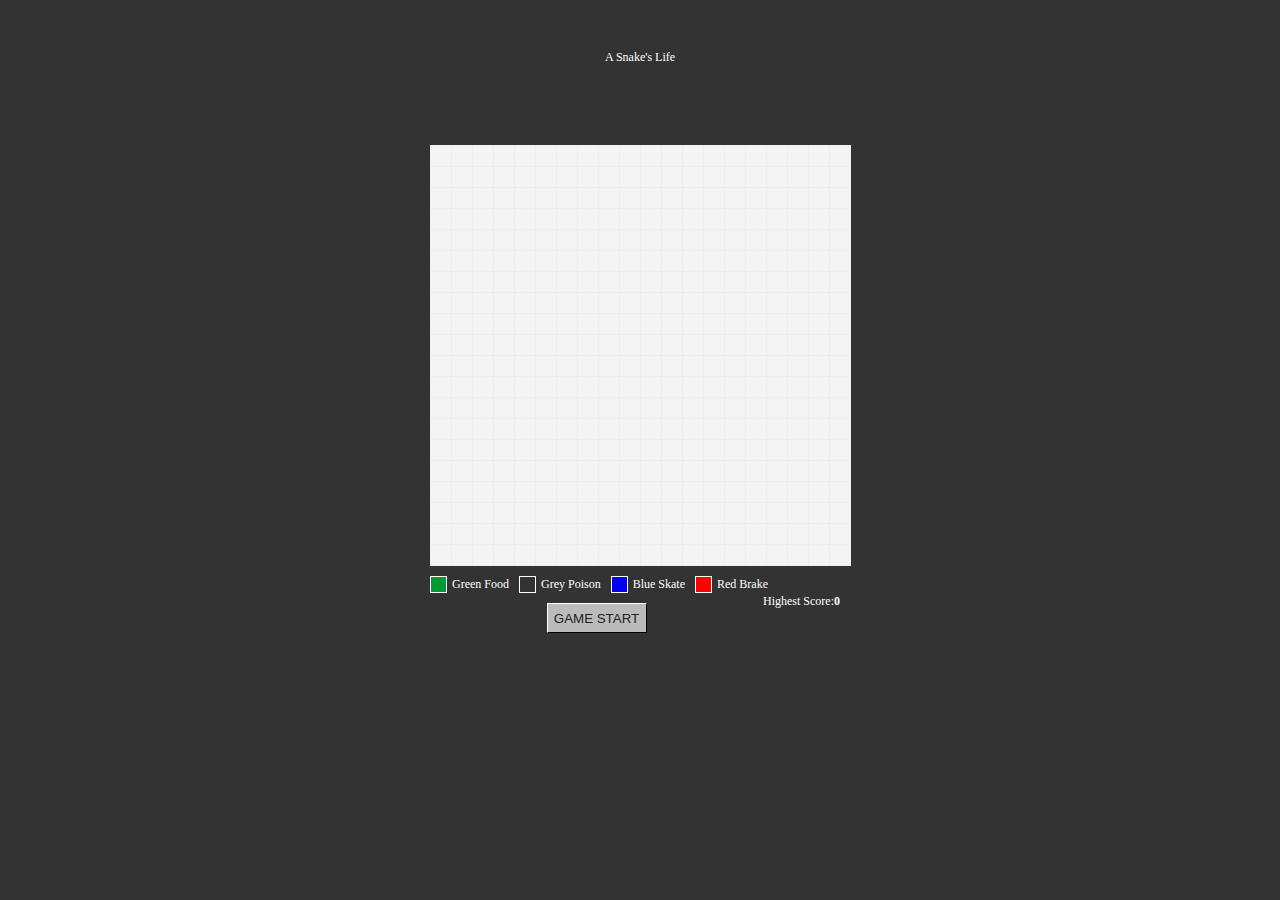
<file: WebContent/snake.html>
<!DOCTYPE html>
<html>
<head>
<meta http-equiv="Content-Type" content="text/html; charset=utf-8" />
<style type="text/css">
* {margin:0; padding:0}
body {background:#333; -moz-user-select:none; text-align:center; font-size:12px}
table {margin:80px auto 10px auto; overflow:hidden; border-collapse:collapse; }
td {width:20px; height:20px; border:1px solid #eee; background:#f4f4f4}
.cover {background:#39c;}
.food {background:#093}
.block {background:#333}
.brake {background:#f00}
.skate {background:#00f}
#say {margin-top:50px; color:white}
#help {width:420px; margin:0 auto; line-height:17px; color:white}
#help span {float:left; margin-right:10px}
#help .box {width:15px; height:15px; margin-right:5px; border:1px solid white}
#btnStart {clear:both; width:100px; height:30px; margin-top:10px; padding:0; background:#bbb; color:#222; border:1px solid #fff; border-bottom-color:#000; border-right-color:#000; cursor:pointer}
</style>
<script type="text/javascript">
function $(str) {
	return document.getElementById(str);
}
function $tag(str,target) {
	target = target || document;
	return target.getElementsByTagName(str);
}

var WIDTH = 20, //grid width
	HEIGHT = 20, //grid height
	SAY = ["Well done!","Come on, you can do better!","Excellent!","OMG!!!"];
var len, //length of the snake
	speed, //speed
	gridElems = multiArray(WIDTH,HEIGHT), //grid element
	carrier, //carry a object(food,obstacle,skate,brake)
	snake, //the position of snake
	info, //information
	btnStart, //start button
	topScore = len,
	snakeTimer, //timer for the snake pace
	brakeTimers = [], //breaktimer
	skateTimers = [], //skate timer
	directkey; // direction key 37-40 left up right down
window.onload = function(){
	info = $("say");
	btnStart = $("btnStart");
	initGrid(); //init the grid
	document.onkeydown = attachEvents; //attach a keyboard event
	btnStart.onclick = function (e) {
		btnStart.blur(); //firefox中必须释放焦点
		start(); //game start
		btnStart.setAttribute("disabled",true);
		btnStart.style.color = "#aaa";
	}
}
//game start
function start() {
	len = 3;
	speed = 10;
	directkey = 39;
	carrier = multiArray(WIDTH,HEIGHT);
	snake = new Array();
	clear();
	initSnake(); //init the snake
	addObject("food");
	walk();
	addRandomBrake();
}
//init grid
function initGrid() {
	var body = $tag("body")[0];
	var table = document.createElement("table"),
		tbody = document.createElement("tbody")
	for(var j = 0; j < HEIGHT; j++) {  
		var col = document.createElement("tr");  
		for(var i = 0; i < WIDTH; i++) {  
			var row = document.createElement("td");
			gridElems[i][j] = col.appendChild(row);  
		}
		tbody.appendChild(col);  
	}
	table.appendChild(tbody);
	$("snakeWrap").appendChild(table);
}
//init the snake
function initSnake() {
	var pointer = randomPointer(len-1, len-1, WIDTH/2);
	for(var i = 0; i < len; i++) {
		var x = pointer[0] - i,
			y = pointer[1];
		snake.push([x,y]);
		carrier[x][y] = "cover";
	}
}
//keyboard event
function attachEvents(e) {
	e = e || event;
	directkey = Math.abs(e.keyCode - directkey) != 2 && e.keyCode > 36 && e.keyCode < 41 ? e.keyCode : directkey; //not direction key, no reverse direction
	return false;
}
function walk() {
	if(snakeTimer) window.clearInterval(snakeTimer);
	snakeTimer = window.setInterval(step, Math.floor(3000/speed));
}
function step() {
	//get the position of the snake
	var headX = snake[0][0],
		headY = snake[0][1];
	switch(directkey) {
		case 37: headX -= 1; break;
		case 38: headY -= 1; break;
		case 39: headX += 1; break
		case 40: headY += 1; break;
	}
	//if touch the board and obstacle, game over
	if(headX >= WIDTH || headX < 0 || headY >= HEIGHT || headY < 0 || carrier[headX][headY] == "block" || carrier[headX][headY] == "cover" ) {
		trace("GAME OVER");
		if(getText($("score"))*1 < len) trace(len,$("score"));
		btnStart.removeAttribute("disabled");
		btnStart.style.color = "#000";
		window.clearInterval(snakeTimer);
		for(var i = 0; i < brakeTimers.length; i++) window.clearTimeout(brakeTimers[i]);
		for(var i = 0; i < skateTimers.length; i++) window.clearTimeout(skateTimers[i]);
		return;
	}
	//speed up
	if(len % 4 == 0 && speed < 60 && carrier[headX][headY] == "food") {
		speed += 5;
		walk();	
		trace("Speed Up!");
	}
	//pick a brake
	if(carrier[headX][headY] == "brake") {
		speed = 5;
		walk();
		trace("Brake!");
	}
	//pick a skate
	if(carrier[headX][headY] == "skate") {
		speed += 20;
		walk();
		trace("Speed up!");
	}	
	//add a block
	if(len % 6 == 0 && len < 60 && carrier[headX][headY] == "food") {
		addObject("block");
	}	
	//conversion
	if(len <= 40 && len % 10 == 0) {
		var cheer = SAY[len/10-1];
		trace(cheer);
	}	
	//eat food
	if(carrier[headX][headY] != "food") {
		var lastX = snake[snake.length-1][0],
			lastY = snake[snake.length-1][1];
		carrier[lastX][lastY] = false;
		gridElems[lastX][lastY].className = "";
		snake.pop();
	} else {
		carrier[headX][headY] = false;
		trace("You got a food");
		addObject("food");
	}
	snake.unshift([headX,headY]);
	carrier[headX][headY] = "cover";
	gridElems[headX][headY].className = "cover";
	
	len = snake.length;
}
//add food
function addObject(name) {
	var p = randomPointer();
	carrier[p[0]][p[1]] = name;
	gridElems[p[0]][p[1]].className = name;
}
//add random brake and skate
function addRandomBrake() {
	var num = randowNum(1,5);
	for(var i = 0; i < num; i++) {
		brakeTimers.push( window.setTimeout(function(){addObject("brake")},randowNum(10000,100000)) );
		skateTimers.push( window.setTimeout(function(){addObject("skate")},randowNum(5000,100000)) );
	}		 
}
//tract output
function trace(sth,who) {
	who = who || info;
	if(document.all) who.innerText = sth;
	else who.textContent = sth;
}
//get text
function getText(target) {
	if(document.all) return target.innerText;
	else return target.textContent;
}
//创建二维数组
function multiArray(m,n) {
	var arr =  new Array(n);
	for(var i=0; i<m; i++) 
		arr[i] = new Array(m);
	return arr;
}
//reset game and clear the grid element
function clear() {
	for(var y = 0; y < gridElems.length; y++) {
		for(var x = 0; x < gridElems[y].length; x++) {
			gridElems[x][y].className = "";
		}
	}
}
//产生指定范围随机点
function randomPointer(startX,startY,endX,endY) {
	startX = startX || 0;
	startY = startY || 0;
	endX = endX || WIDTH;
	endY = endY || HEIGHT;
	var p = [],
		x = Math.floor(Math.random()*(endX - startX)) + startX,
		y = Math.floor(Math.random()*(endY - startY)) + startY;
	if(carrier[x][y]) return randomPointer(startX,startY,endX,endY);
	p[0] = x;
	p[1] = y;
	return p;
}
//make a random number
function randowNum(start,end) {
	return Math.floor(Math.random()*(end - start)) + start;
}
</script>
</head>
<body onselectstart="return false">
	<div id="say">A Snake's Life</div>
    <div id="snakeWrap"></div>
    <div id="help">
    	<span class="box food"></span><span>Green Food</span>
        <span class="box block"></span><span>Grey Poison</span>
        <span class="box skate"></span><span>Blue Skate</span>
        <span class="box brake"></span><span>Red Brake</span>
        <span style="float:right">Highest Score:<strong id="score">0</strong></span>
        <input type="button" id="btnStart" value="GAME START" />
    </div>
</body>
</html>
</file>
